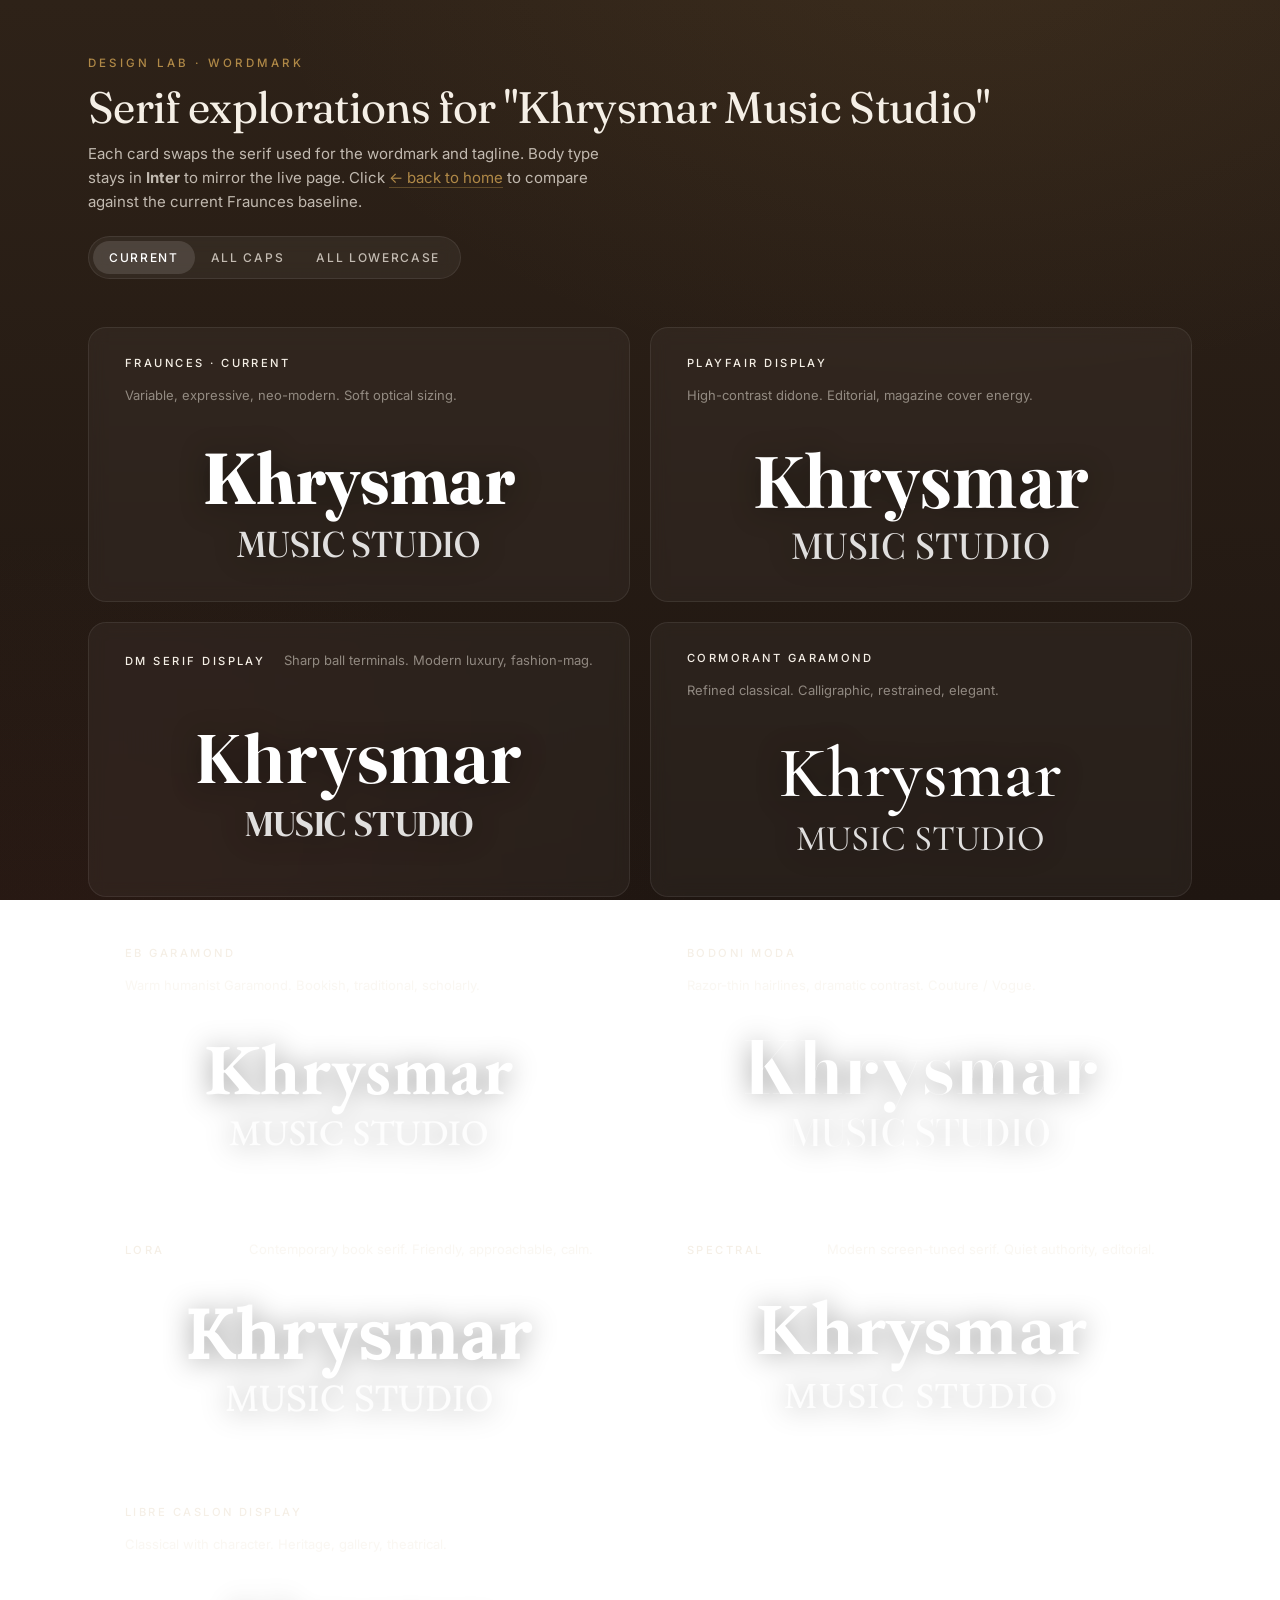
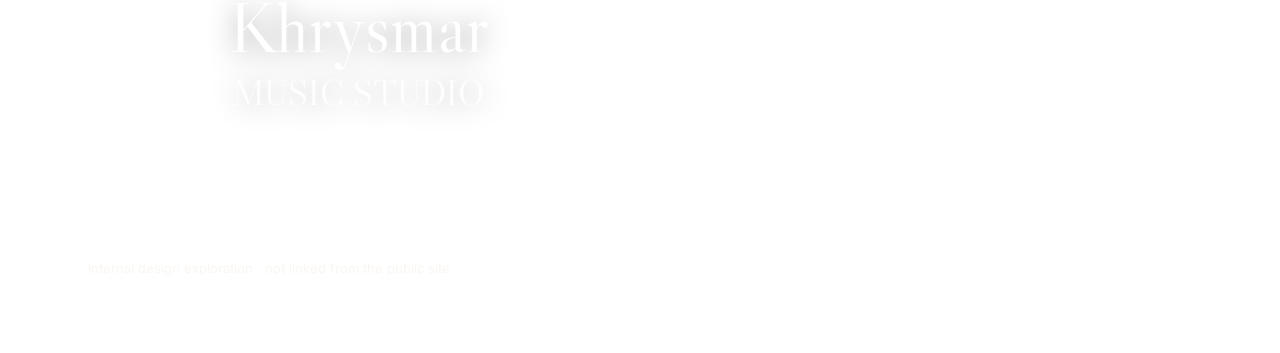
<file: design-lab.html>
<!DOCTYPE html>
<html lang="en">
<head>
<meta charset="utf-8" />
<meta name="viewport" content="width=device-width, initial-scale=1" />
<title>Design Lab — Wordmark serif explorations</title>
<meta name="robots" content="noindex,nofollow" />
<link rel="preconnect" href="https://fonts.googleapis.com" />
<link rel="preconnect" href="https://fonts.gstatic.com" crossorigin />
<link href="https://fonts.googleapis.com/css2?family=Inter:wght@300;400;500;600&family=Fraunces:opsz,wght@9..144,300..700&family=Playfair+Display:wght@400;500;600;700&family=DM+Serif+Display&family=Cormorant+Garamond:wght@300;400;500;600;700&family=EB+Garamond:wght@400;500;600;700&family=Bodoni+Moda:opsz,wght@6..96,400;6..96,500;6..96,600;6..96,700&family=Lora:wght@400;500;600;700&family=Spectral:wght@300;400;500;600;700&family=Libre+Caslon+Display&display=swap" rel="stylesheet" />
<style>
  :root {
    --bg-deep:    #1f1611;
    --bg-warm:    #2e2218;
    --bg-card:    rgba(255, 255, 255, 0.04);
    --line:       rgba(255, 255, 255, 0.08);
    --ink:        #f5efe6;
    --ink-soft:   rgba(245, 239, 230, 0.74);
    --muted:      rgba(245, 239, 230, 0.5);
    --accent:     #b08947;
  }

  * { box-sizing: border-box; }
  html { -webkit-text-size-adjust: 100%; }
  body {
    margin: 0;
    font-family: 'Inter', system-ui, sans-serif;
    color: var(--ink);
    background:
      radial-gradient(1200px 800px at 75% -10%, rgba(176, 137, 71, 0.10), transparent 60%),
      radial-gradient(1000px 700px at 5% 110%, rgba(138, 58, 44, 0.10), transparent 65%),
      linear-gradient(180deg, var(--bg-warm) 0%, var(--bg-deep) 100%);
    background-attachment: fixed;
    min-height: 100vh;
    -webkit-font-smoothing: antialiased;
    -moz-osx-font-smoothing: grayscale;
  }

  .lab-header {
    max-width: 1200px;
    margin: 0 auto;
    padding: 56px clamp(20px, 4vw, 48px) 24px;
  }
  .lab-eyebrow {
    font-size: 0.72rem;
    letter-spacing: 0.28em;
    text-transform: uppercase;
    font-weight: 500;
    color: var(--accent);
    margin: 0 0 14px;
  }
  .lab-title {
    font-family: 'Fraunces', serif;
    font-weight: 400;
    font-size: clamp(28px, 4vw, 44px);
    line-height: 1.05;
    letter-spacing: -0.015em;
    margin: 0 0 12px;
  }
  .lab-sub {
    color: var(--ink-soft);
    max-width: 60ch;
    font-size: 15px;
    line-height: 1.6;
    margin: 0;
  }
  .lab-sub a { color: var(--accent); text-decoration: none; border-bottom: 1px solid rgba(176, 137, 71, 0.4); }
  .lab-sub a:hover { border-bottom-color: var(--accent); }

  .grid {
    max-width: 1200px;
    margin: 0 auto;
    padding: 24px clamp(20px, 4vw, 48px) 96px;
    display: grid;
    grid-template-columns: 1fr;
    gap: 16px;
  }
  @media (min-width: 720px) {
    .grid { grid-template-columns: 1fr 1fr; gap: 20px; }
  }

  .card {
    border: 1px solid var(--line);
    border-radius: 18px;
    background: var(--bg-card);
    backdrop-filter: blur(8px);
    -webkit-backdrop-filter: blur(8px);
    padding: 28px clamp(20px, 3vw, 36px) 32px;
    display: flex;
    flex-direction: column;
    gap: 18px;
    min-height: 240px;
    transition: border-color .25s ease, transform .25s ease;
  }
  .card:hover {
    border-color: rgba(255, 255, 255, 0.18);
    transform: translateY(-2px);
  }

  .meta {
    display: flex;
    align-items: baseline;
    justify-content: space-between;
    gap: 16px;
    flex-wrap: wrap;
  }
  .meta-name {
    font-size: 0.7rem;
    letter-spacing: 0.22em;
    text-transform: uppercase;
    font-weight: 500;
    color: var(--ink);
  }
  .meta-vibe {
    font-size: 13px;
    color: var(--muted);
    line-height: 1.4;
  }

  .specimen {
    display: flex;
    flex-direction: column;
    align-items: center;
    justify-content: center;
    text-align: center;
    padding: 22px 8px 8px;
    flex: 1;
    filter: drop-shadow(0 2px 14px rgba(0, 0, 0, 0.4));
  }

  /* Big serif word + small tagline beneath, mirroring the hero wordmark. */
  .word {
    font-weight: 700;
    font-size: clamp(40px, 6.4vw, 72px);
    line-height: 0.95;
    letter-spacing: 0.005em;
    color: #fff;
    margin: 0;
  }
  /* Wraps the brand name so JS can measure its width independently of .tag. */
  .word-name {
    display: block;
  }
  .tag {
    display: block;
    font-weight: 500;
    font-size: 0.5em;
    letter-spacing: 0.32em;
    text-transform: uppercase;
    margin-top: 14px;
    color: rgba(255, 255, 255, 0.86);
  }

  /* Each variant just swaps the font-family on the wordmark + tagline. */
  .ff-fraunces .word, .ff-fraunces .tag { font-family: 'Fraunces', serif; font-variation-settings: "opsz" 144, "SOFT" 30; }
  .ff-playfair .word, .ff-playfair .tag { font-family: 'Playfair Display', serif; }
  .ff-dmserif  .word, .ff-dmserif  .tag { font-family: 'DM Serif Display', serif; }
  .ff-cormorant .word, .ff-cormorant .tag { font-family: 'Cormorant Garamond', serif; }
  .ff-cormorant .word { font-weight: 600; letter-spacing: 0.01em; }
  .ff-ebgaramond .word, .ff-ebgaramond .tag { font-family: 'EB Garamond', serif; }
  .ff-bodoni .word, .ff-bodoni .tag { font-family: 'Bodoni Moda', serif; }
  .ff-lora .word, .ff-lora .tag { font-family: 'Lora', serif; }
  .ff-spectral .word, .ff-spectral .tag { font-family: 'Spectral', serif; }
  .ff-caslon .word, .ff-caslon .tag { font-family: 'Libre Caslon Display', serif; }

  /* DM Serif Display is single-weight (400), so don't force 700. */
  .ff-dmserif .word { font-weight: 400; }
  .ff-dmserif .tag  { font-weight: 400; }
  /* Caslon Display is also single-weight. */
  .ff-caslon .word { font-weight: 400; }
  .ff-caslon .tag  { font-weight: 400; }

  .footer {
    max-width: 1200px;
    margin: 0 auto;
    padding: 0 clamp(20px, 4vw, 48px) 64px;
    color: var(--muted);
    font-size: 13px;
  }
  .footer a { color: var(--ink-soft); }

  /* ---- Case-treatment toggle (segmented control) ---- */
  .case-toggle {
    display: inline-flex;
    align-items: center;
    margin-top: 22px;
    padding: 4px;
    border-radius: 999px;
    background: rgba(255, 255, 255, 0.05);
    border: 1px solid var(--line);
    backdrop-filter: blur(8px);
    -webkit-backdrop-filter: blur(8px);
  }
  .case-toggle button {
    appearance: none;
    border: 0;
    background: transparent;
    color: var(--ink-soft);
    font-family: inherit;
    font-size: 12px;
    font-weight: 500;
    letter-spacing: 0.14em;
    text-transform: uppercase;
    padding: 9px 16px;
    border-radius: 999px;
    cursor: pointer;
    transition: background-color .2s ease, color .2s ease;
  }
  .case-toggle button:hover { color: var(--ink); }
  .case-toggle button[aria-pressed="true"] {
    background: rgba(255, 255, 255, 0.12);
    color: #fff;
  }

  /* ---- Case variants — applied via [data-case] on the grid ---- */

  /* "All caps": uppercase the brand word + add caps tracking. Tagline
     is already uppercase by default rule on .tag, so no change. */
  [data-case="upper"] .word {
    text-transform: uppercase;
    letter-spacing: 0.04em;
  }

  /* "All lowercase": lowercase both word + tag, and pull the tag's
     tracking way down (Goudy: lowercase doesn't want letterspacing). */
  [data-case="lower"] .word {
    text-transform: lowercase;
  }
  [data-case="lower"] .tag {
    text-transform: lowercase;
    letter-spacing: 0.06em;
  }
</style>
</head>
<body>

<header class="lab-header">
  <p class="lab-eyebrow">Design Lab · Wordmark</p>
  <h1 class="lab-title">Serif explorations for "Khrysmar Music Studio"</h1>
  <p class="lab-sub">Each card swaps the serif used for the wordmark and tagline. Body type stays in <strong>Inter</strong> to mirror the live page. Click <a href="index.html">← back to home</a> to compare against the current Fraunces baseline.</p>

  <div class="case-toggle" role="group" aria-label="Case treatment">
    <button type="button" data-case="default" aria-pressed="true">Current</button>
    <button type="button" data-case="upper"   aria-pressed="false">All caps</button>
    <button type="button" data-case="lower"   aria-pressed="false">All lowercase</button>
  </div>
</header>

<section class="grid" id="grid" data-case="default">

  <article class="card ff-fraunces">
    <div class="meta">
      <span class="meta-name">Fraunces · current</span>
      <span class="meta-vibe">Variable, expressive, neo-modern. Soft optical sizing.</span>
    </div>
    <div class="specimen">
      <p class="word"><span class="word-name">Khrysmar</span><span class="tag">Music Studio</span></p>
    </div>
  </article>

  <article class="card ff-playfair">
    <div class="meta">
      <span class="meta-name">Playfair Display</span>
      <span class="meta-vibe">High-contrast didone. Editorial, magazine cover energy.</span>
    </div>
    <div class="specimen">
      <p class="word"><span class="word-name">Khrysmar</span><span class="tag">Music Studio</span></p>
    </div>
  </article>

  <article class="card ff-dmserif">
    <div class="meta">
      <span class="meta-name">DM Serif Display</span>
      <span class="meta-vibe">Sharp ball terminals. Modern luxury, fashion-mag.</span>
    </div>
    <div class="specimen">
      <p class="word"><span class="word-name">Khrysmar</span><span class="tag">Music Studio</span></p>
    </div>
  </article>

  <article class="card ff-cormorant">
    <div class="meta">
      <span class="meta-name">Cormorant Garamond</span>
      <span class="meta-vibe">Refined classical. Calligraphic, restrained, elegant.</span>
    </div>
    <div class="specimen">
      <p class="word"><span class="word-name">Khrysmar</span><span class="tag">Music Studio</span></p>
    </div>
  </article>

  <article class="card ff-ebgaramond">
    <div class="meta">
      <span class="meta-name">EB Garamond</span>
      <span class="meta-vibe">Warm humanist Garamond. Bookish, traditional, scholarly.</span>
    </div>
    <div class="specimen">
      <p class="word"><span class="word-name">Khrysmar</span><span class="tag">Music Studio</span></p>
    </div>
  </article>

  <article class="card ff-bodoni">
    <div class="meta">
      <span class="meta-name">Bodoni Moda</span>
      <span class="meta-vibe">Razor-thin hairlines, dramatic contrast. Couture / Vogue.</span>
    </div>
    <div class="specimen">
      <p class="word"><span class="word-name">Khrysmar</span><span class="tag">Music Studio</span></p>
    </div>
  </article>

  <article class="card ff-lora">
    <div class="meta">
      <span class="meta-name">Lora</span>
      <span class="meta-vibe">Contemporary book serif. Friendly, approachable, calm.</span>
    </div>
    <div class="specimen">
      <p class="word"><span class="word-name">Khrysmar</span><span class="tag">Music Studio</span></p>
    </div>
  </article>

  <article class="card ff-spectral">
    <div class="meta">
      <span class="meta-name">Spectral</span>
      <span class="meta-vibe">Modern screen-tuned serif. Quiet authority, editorial.</span>
    </div>
    <div class="specimen">
      <p class="word"><span class="word-name">Khrysmar</span><span class="tag">Music Studio</span></p>
    </div>
  </article>

  <article class="card ff-caslon">
    <div class="meta">
      <span class="meta-name">Libre Caslon Display</span>
      <span class="meta-vibe">Classical with character. Heritage, gallery, theatrical.</span>
    </div>
    <div class="specimen">
      <p class="word"><span class="word-name">Khrysmar</span><span class="tag">Music Studio</span></p>
    </div>
  </article>

</section>

<footer class="footer">
  <p>Internal design exploration · not linked from the public site.</p>
</footer>

<script>
  (function () {
    var grid = document.getElementById('grid');
    var buttons = document.querySelectorAll('.case-toggle button');

    // Measure each card's wordmark and adjust the tagline's letter-spacing
    // so the tagline rendered width matches the wordmark width. This is
    // "optical balance" — the tracking needed differs per font and per case
    // mode, so we compute it dynamically rather than hand-tuning values.
    function autofit() {
      document.querySelectorAll('.word').forEach(function (wordEl) {
        var nameEl = wordEl.querySelector('.word-name');
        var tagEl  = wordEl.querySelector('.tag');
        if (!nameEl || !tagEl) return;

        // Reset tag tracking so we measure its natural (un-tracked) width.
        tagEl.style.letterSpacing = '0';

        var targetWidth = nameEl.getBoundingClientRect().width;
        var baseWidth   = tagEl.getBoundingClientRect().width;

        // Letter-spacing in CSS is added between every adjacent character
        // pair, so a string of N chars has (N - 1) gaps to distribute over.
        var charCount = tagEl.textContent.length;
        var gaps = Math.max(1, charCount - 1);

        // If the tag is naturally wider than the wordmark we'd need negative
        // tracking to shrink it — that reads cramped, so clamp to 0 and
        // accept a slightly wider tag in those (rare) fonts.
        var perGap = Math.max(0, (targetWidth - baseWidth) / gaps);

        tagEl.style.letterSpacing = perGap.toFixed(2) + 'px';
      });
    }

    // Run autofit after web fonts have actually loaded — otherwise we'd
    // measure fallback metrics and lock in the wrong tracking.
    function runWhenReady() {
      if (document.fonts && document.fonts.ready) {
        document.fonts.ready.then(autofit);
      } else {
        setTimeout(autofit, 200);
      }
    }
    runWhenReady();

    // Re-fit on resize (debounced) since clamp() font-size changes widths.
    var resizeTimer;
    window.addEventListener('resize', function () {
      clearTimeout(resizeTimer);
      resizeTimer = setTimeout(autofit, 80);
    });

    // Case toggle: swap the data attribute, then re-fit on the next frame
    // so the new text-transform has been applied before we measure.
    buttons.forEach(function (btn) {
      btn.addEventListener('click', function () {
        var mode = btn.getAttribute('data-case');
        grid.setAttribute('data-case', mode);
        buttons.forEach(function (b) {
          b.setAttribute('aria-pressed', b === btn ? 'true' : 'false');
        });
        requestAnimationFrame(autofit);
      });
    });
  })();
</script>

</body>
</html>
</file>
